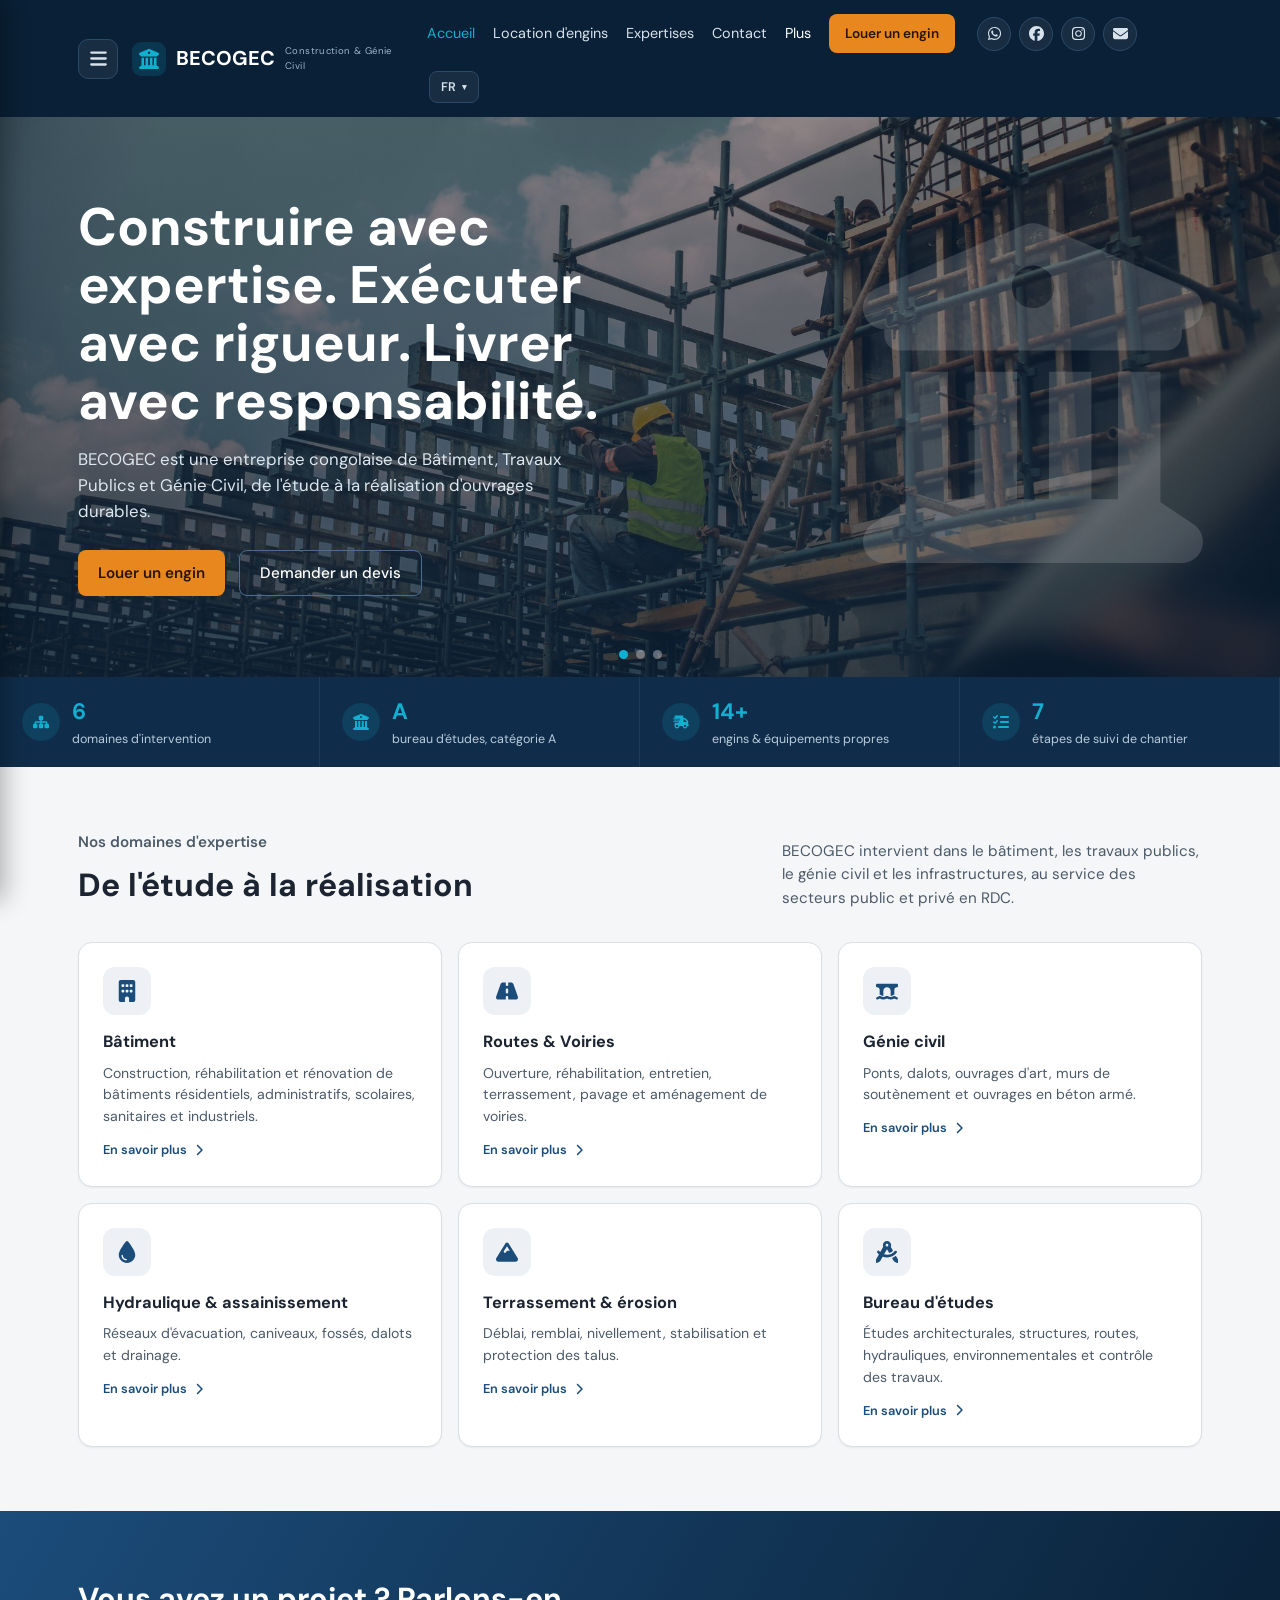
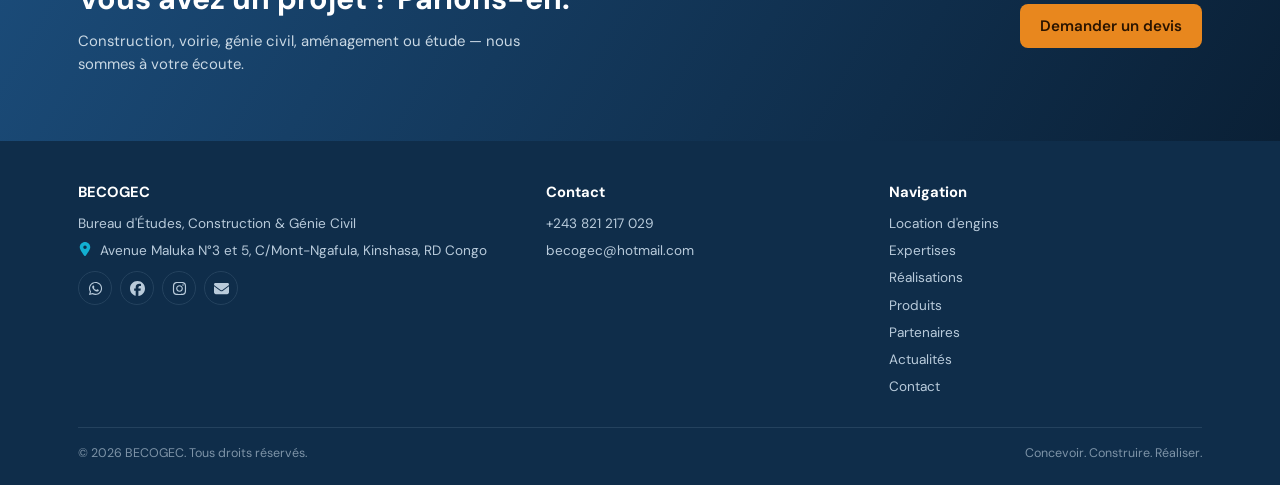
<file: index.html>
<!DOCTYPE html>
<html lang="fr">
<head>
<meta charset="UTF-8">
<meta name="viewport" content="width=device-width, initial-scale=1, viewport-fit=cover">
<title>BECOGEC — Bureau d'Études, Construction & Génie Civil</title>
<link rel="preload" as="font" type="font/woff2" href="fonts/dm-sans-variable.woff2">
<link rel="stylesheet" href="css/style.css">
</head>
<body>

<!-- SITE FICTIF / PROJET DE DÉMONSTRATION EN COURS DE DÉVELOPPEMENT — informations non contractuelles, à ne pas utiliser pour des transactions réelles. -->

<header>
  <div class="topbar">
    <button type="button" class="hamburger-btn" id="menuToggle" aria-label="Menu" aria-expanded="false" aria-controls="siteDrawer"><span class="ico" data-icon="menu" data-size="19"></span></button>
    <div class="brand" data-nav="accueil"><span class="ico" data-icon="stats-bureau" data-size="20"></span>BECOGEC<small data-i18n="tagline_small">Construction & Génie Civil</small></div>
    <nav>
      <div class="navlinks">
        <a data-page="accueil" data-i18n="navh">Accueil</a>
        <a data-page="moyens" data-i18n="nav2">Location d'engins</a>
        <a data-page="expertises" data-i18n="nav1">Expertises</a>
        <a data-page="contact" data-i18n="nav4">Contact</a>
        <div class="navdrop">
          <button type="button" class="navdrop-btn" data-i18n="nav_more">Plus <span class="caret">▾</span></button>
          <div class="navdrop-menu">
            <a data-page="realisations" data-i18n="nav5">Réalisations</a>
            <a data-page="produits" data-i18n="nav3">Produits</a>
            <a data-page="partenaires" data-i18n="nav7">Partenaires</a>
            <a data-page="actualites" data-i18n="nav6">Actualités</a>
          </div>
        </div>
        <a class="cta-btn" data-nav="moyens" data-i18n="nav_cta">Louer un engin</a>
      </div>
      <div class="social">
        <a href="https://wa.me/243821217029" target="_blank" rel="noopener" aria-label="WhatsApp" class="ic-wa"><span class="ico" data-icon="whatsapp" data-size="15"></span></a>
        <a href="https://www.facebook.com/share/19UcqTzUCa/?mibextid=wwXIfr" target="_blank" rel="noopener" aria-label="Facebook" class="ic-fb"><span class="ico" data-icon="facebook" data-size="15"></span></a>
        <a href="https://www.instagram.com/becogec?stkn=MWVrZWFvN2VrZmw0aQ==" target="_blank" rel="noopener" aria-label="Instagram" class="ic-ig"><span class="ico" data-icon="instagram" data-size="15"></span></a>
        <a href="mailto:becogec@hotmail.com" aria-label="Email" class="ic-mail"><span class="ico" data-icon="email" data-size="15"></span></a>
      </div>
      <div class="langdrop" id="langDrop">
        <button type="button" class="langdrop-btn" id="langDropBtn" aria-haspopup="true" aria-expanded="false"><span id="langDropCurrent">FR</span><span class="caret">▾</span></button>
        <div class="langdrop-menu langbtns">
          <button type="button" data-lang="fr" class="active">Français</button>
          <button type="button" data-lang="en">English</button>
        </div>
      </div>
    </nav>
  </div>
</header>

<div class="drawer-overlay" id="drawerOverlay"></div>
<aside class="drawer" id="siteDrawer" aria-hidden="true">
  <div class="drawer-head">
    <span class="brand" style="font-size:1.05rem;"><span class="ico" data-icon="stats-bureau" data-size="18"></span>BECOGEC</span>
    <button type="button" class="drawer-close" id="drawerClose" aria-label="Fermer le menu"><span class="ico" data-icon="close" data-size="14"></span></button>
  </div>
  <nav class="drawer-nav">
    <a data-page="accueil" data-i18n="navh">Accueil</a>
    <a data-page="moyens" data-i18n="nav2">Location d'engins</a>
    <a data-page="expertises" data-i18n="nav1">Expertises</a>
    <a data-page="realisations" data-i18n="nav5">Réalisations</a>
    <a data-page="produits" data-i18n="nav3">Produits</a>
    <a data-page="partenaires" data-i18n="nav7">Partenaires</a>
    <a data-page="actualites" data-i18n="nav6">Actualités</a>
    <a data-page="contact" data-i18n="nav4">Contact</a>
  </nav>
  <div class="drawer-sep"></div>
  <p class="drawer-label" data-i18n="drawer_support">Support &amp; contact rapide</p>
  <div class="drawer-support">
    <a href="tel:+243821217029" class="drawer-item"><span class="icon-circle" data-icon="telephone" data-size="13"></span><span>+243 821 217 029</span></a>
    <a href="https://wa.me/243821217029" target="_blank" rel="noopener" class="drawer-item"><span class="icon-circle" data-icon="whatsapp" data-size="13"></span><span>WhatsApp</span></a>
    <a href="mailto:becogec@hotmail.com" class="drawer-item"><span class="icon-circle" data-icon="email" data-size="13"></span><span>becogec@hotmail.com</span></a>
  </div>
  <div class="drawer-sep"></div>
  <div class="drawer-social">
    <a href="https://www.facebook.com/share/19UcqTzUCa/?mibextid=wwXIfr" target="_blank" rel="noopener" aria-label="Facebook" class="ic-fb"><span class="ico" data-icon="facebook" data-size="15"></span></a>
    <a href="https://www.instagram.com/becogec?stkn=MWVrZWFvN2VrZmw0aQ==" target="_blank" rel="noopener" aria-label="Instagram" class="ic-ig"><span class="ico" data-icon="instagram" data-size="15"></span></a>
    <a href="https://wa.me/243821217029" target="_blank" rel="noopener" aria-label="WhatsApp" class="ic-wa"><span class="ico" data-icon="whatsapp" data-size="15"></span></a>
    <a href="mailto:becogec@hotmail.com" aria-label="Email" class="ic-mail"><span class="ico" data-icon="email" data-size="15"></span></a>
  </div>
  <div class="drawer-lang langbtns">
    <button data-lang="fr" class="active">FR</button>
    <button data-lang="en">EN</button>
  </div>
</aside>

<main>

<!-- ACCUEIL -->
<div class="page active" id="page-accueil">
  <section class="hero" style="padding:0;">
    <div class="carousel">
      <div class="slide active"><div class="bg"><img src="images/hero-1.jpg" alt="Équipe BECOGEC sur un chantier"></div><div class="glyph" data-icon="stats-bureau"></div>
        <div class="slide-inner"><h1 data-i18n="hero_title">Construire avec expertise. Exécuter avec rigueur. Livrer avec responsabilité.</h1>
        <p data-i18n="hero_lead">BECOGEC est une entreprise congolaise de Bâtiment, Travaux Publics et Génie Civil, de l'étude à la réalisation d'ouvrages durables.</p>
        <div class="ctas"><button class="btn-primary" data-nav="moyens" data-i18n="hero_cta1">Louer un engin</button><button class="btn-ghost" data-nav="contact" data-i18n="hero_cta2">Demander un devis</button></div></div>
      </div>
      <div class="slide"><div class="bg"><img src="images/hero-2.jpg" alt="Engin de terrassement sur chantier de route"></div><div class="glyph" data-icon="routes"></div>
        <div class="slide-inner"><h1 data-i18n="s_r_t">Routes, ouvrages d'art et infrastructures</h1>
        <p data-i18n="s_r_d">Un parc matériel propre — pelle, niveleuse, compacteur, camion-benne — pour exécuter sans dépendre de la sous-traitance.</p>
        <div class="ctas"><button class="btn-primary" data-nav="moyens" data-i18n="s_r_cta">Voir nos équipements</button></div></div>
      </div>
      <div class="slide"><div class="bg"><img src="images/hero-3.jpg" alt="Ingénieurs BECOGEC étudiant un plan sur site"></div><div class="glyph" data-icon="bureau-etudes"></div>
        <div class="slide-inner"><h1 data-i18n="s_b_t">Étude et exécution, une seule équipe</h1>
        <p data-i18n="s_b_d">Un bureau d'études de catégorie A intégré, pour une continuité maîtrisée entre conception et chantier.</p>
        <div class="ctas"><button class="btn-primary" data-nav="realisations" data-i18n="s_b_cta">Nos réalisations</button></div></div>
      </div>
      <div class="dots"></div>
    </div>
    <div class="hero-stats">
      <div><span class="icon-circle on-dark" data-icon="stats-domaines" data-size="16"></span><span><b>6</b><span data-i18n="stat1">domaines d'intervention</span></span></div>
      <div><span class="icon-circle on-dark" data-icon="stats-bureau" data-size="16"></span><span><b>A</b><span data-i18n="stat2">bureau d'études, catégorie A</span></span></div>
      <div><span class="icon-circle on-dark" data-icon="stats-engins" data-size="16"></span><span><b>14+</b><span data-i18n="stat3">engins & équipements propres</span></span></div>
      <div><span class="icon-circle on-dark" data-icon="stats-etapes" data-size="16"></span><span><b>7</b><span data-i18n="stat4">étapes de suivi de chantier</span></span></div>
    </div>
  </section>

  <section id="expertises-preview">
    <div class="wrap">
      <div class="section-head"><div><p class="eyebrow" data-i18n="exp_eyebrow">Nos domaines d'expertise</p><h2 class="h2" data-i18n="exp_title">De l'étude à la réalisation</h2></div>
      <p data-i18n="exp_desc">BECOGEC intervient dans le bâtiment, les travaux publics, le génie civil et les infrastructures, au service des secteurs public et privé en RDC.</p></div>
      <div class="grid" id="home-domain-grid"></div>
    </div>
  </section>

  <section class="cta-band"><div class="wrap">
    <div><h2 data-i18n="ct_title">Vous avez un projet ? Parlons-en.</h2><p data-i18n="ct_desc">Construction, voirie, génie civil, aménagement ou étude — nous sommes à votre écoute.</p></div>
    <button class="btn-primary" data-nav="contact" data-i18n="ct_cta">Demander un devis</button>
  </div></section>
</div>

<!-- EXPERTISES -->
<div class="page" id="page-expertises">
  <section><div class="wrap">
    <div class="section-head"><div><p class="eyebrow" data-i18n="exp_eyebrow">Nos domaines d'expertise</p><h2 class="h2" data-i18n="exp_title">De l'étude à la réalisation</h2></div>
    <p data-i18n="exp_desc">BECOGEC intervient dans le bâtiment, les travaux publics, le génie civil et les infrastructures, au service des secteurs public et privé en RDC.</p></div>
    <div class="grid" id="expertises-grid"></div>
  </div></section>
</div>

<!-- EXPERTISE DETAIL -->
<div class="page" id="page-detail">
  <section class="detail-hero"><div class="wrap">
    <span class="detail-back" data-nav="expertises"><span class="ico icon-flip" data-icon="chevron" data-size="12"></span><span data-i18n="back">Retour aux expertises</span></span>
    <span class="icon-tile on-dark" id="detail-icon"></span>
    <h1 id="detail-title"></h1>
    <p id="detail-desc"></p>
  </div></section>
  <section><div class="wrap">
    <ul class="bullets" id="detail-bullets"></ul>
  </div></section>
</div>

<!-- MOYENS / LOCATION D'ENGINS -->
<div class="page" id="page-moyens">
  <section class="band-dark"><div class="wrap">
    <div class="section-head"><div><p class="eyebrow" style="color:var(--cyan);" data-i18n="moy_eyebrow">Location d'engins</p><h2 class="h2" data-i18n="moy_title">Nos machines disponibles à la location</h2></div>
    <p data-i18n="moy_desc">BECOGEC met à disposition ses propres engins et équipements pour les chantiers de ses partenaires, en parallèle de ses travaux de construction et bureau d'études.</p></div>

    <p class="eq-cat" data-i18n="eq_cat1">Terrassement &amp; transport</p>
    <div class="eq-list">
      <div class="eq-item has-photo"><div class="eq-photo"><img src="images/equip-pelle.jpg" alt="Pelle excavatrice BECOGEC" loading="lazy"><span class="avail-badge" data-i18n="avail_yes">Disponible</span></div><div class="eq-body"><b data-i18n="e1_t">Pelle excavatrice</b><span data-i18n="e1_d">Caterpillar 320 D3 GC, sur chenilles — année 2023</span></div></div>
      <div class="eq-item has-photo"><div class="eq-photo"><img src="images/equip-tractopelle.jpg" alt="Tractopelle BECOGEC" loading="lazy"><span class="avail-badge" data-i18n="avail_yes">Disponible</span></div><div class="eq-body"><b data-i18n="e13_t">Tractopelle</b><span data-i18n="e13_d">Chargeuse-pelleteuse, pour terrassement et drainage</span></div></div>
      <div class="eq-item"><span class="icon-circle on-dark" data-icon="niveleuse" data-size="18"></span><div><b data-i18n="e2_t">Niveleuse</b><span data-i18n="e2_d">Zoomlion PY190B — année 2007</span></div><span class="avail-badge on-dark" data-i18n="avail_yes">Disponible</span></div>
      <div class="eq-item"><span class="icon-circle on-dark" data-icon="compacteur" data-size="18"></span><div><b data-i18n="e3_t">Compacteur</b><span data-i18n="e3_d">Caterpillar CB24B — année 2013</span></div><span class="avail-badge on-dark" data-i18n="avail_yes">Disponible</span></div>
      <div class="eq-item"><span class="icon-circle on-dark" data-icon="camion-benne" data-size="18"></span><div><b data-i18n="e4_t">Camion-benne</b><span data-i18n="e4_d">Sinotruk Howo 6x4, 30 tonnes, 10 roues</span></div><span class="avail-badge on-dark" data-i18n="avail_yes">Disponible</span></div>
      <div class="eq-item has-photo"><div class="eq-photo"><img src="images/equip-tricycles.jpg" alt="Tricycles de transport BECOGEC" loading="lazy"><span class="avail-badge" data-i18n="avail_yes">Disponible</span></div><div class="eq-body"><b data-i18n="e9_t">Tricycles de transport</b><span data-i18n="e9_d">OMOTO, plus d'1 tonne de charge chacun (x2)</span></div></div>
    </div>

    <p class="eq-cat" data-i18n="eq_cat2">Production de matériaux</p>
    <div class="eq-list">
      <div class="eq-item has-photo"><div class="eq-photo"><img src="images/equip-concasseur.jpg" alt="Concasseur BECOGEC" loading="lazy"><span class="avail-badge" data-i18n="avail_yes">Disponible</span></div><div class="eq-body"><b data-i18n="e5_t">Concasseur</b><span data-i18n="e5_d">Production de concassés 2/8 pour pavés</span></div></div>
      <div class="eq-item has-photo"><div class="eq-photo"><img src="images/equip-paves.jpg" alt="Machine à pavés BECOGEC" loading="lazy"><span class="avail-badge" data-i18n="avail_yes">Disponible</span></div><div class="eq-body"><b data-i18n="e7_t">Machine à pavés</b><span data-i18n="e7_d">Moteur de vibration intégré</span></div></div>
      <div class="eq-item has-photo"><div class="eq-photo"><img src="images/equip-plaque.jpg" alt="Plaque vibrante BECOGEC" loading="lazy"><span class="avail-badge" data-i18n="avail_yes">Disponible</span></div><div class="eq-body"><b data-i18n="e11_t">Plaque vibrante</b><span data-i18n="e11_d">Marque Subaru, compactage de petites surfaces</span></div></div>
      <div class="eq-item has-photo"><div class="eq-photo"><img src="images/equip-betonniere.jpg" alt="Bétonnière BECOGEC" loading="lazy"><span class="avail-badge" data-i18n="avail_yes">Disponible</span></div><div class="eq-body"><b data-i18n="e12_t">Bétonnière</b><span data-i18n="e12_d">Malaxage de béton sur chantier</span></div></div>
    </div>

    <p class="eq-cat" data-i18n="eq_cat3">Autonomie de chantier</p>
    <div class="eq-list">
      <div class="eq-item has-photo"><div class="eq-photo"><img src="images/equip-generateur.jpg" alt="Groupe électrogène BECOGEC" loading="lazy"><span class="avail-badge" data-i18n="avail_yes">Disponible</span></div><div class="eq-body"><b data-i18n="e6_t">Groupe électrogène</b><span data-i18n="e6_d">6 KVA, marque Turbo Max, poste à souder intégré</span></div></div>
      <div class="eq-item has-photo"><div class="eq-photo"><img src="images/equip-solaire.jpg" alt="Panneaux et pompe solaires BECOGEC" loading="lazy"><span class="avail-badge" data-i18n="avail_yes">Disponible</span></div><div class="eq-body"><b data-i18n="e8_t">Panneaux &amp; pompes solaires</b><span data-i18n="e8_d">Autonomie en eau et énergie sur site</span></div></div>
      <div class="eq-item has-photo"><div class="eq-photo"><img src="images/equip-echafaudage.jpg" alt="Échafaudages BECOGEC" loading="lazy"><span class="avail-badge" data-i18n="avail_yes">Disponible</span></div><div class="eq-body"><b data-i18n="e10_t">Échafaudages</b><span data-i18n="e10_d">Une vingtaine de modules disponibles</span></div></div>
    </div>

    <div class="note-box" data-i18n="eq_note">Statut mis à jour régulièrement. Pour confirmer la disponibilité d'un engin à une date précise, contactez-nous directement.</div>
  </div></section>

  <section><div class="wrap">
    <div class="section-head"><div><p class="eyebrow" data-i18n="vid_eyebrow">En action</p><h2 class="h2" data-i18n="vid_title">Nos engins sur le terrain</h2></div></div>
    <div class="video-grid">
      <video controls preload="none" poster="images/equip-pelle.jpg" playsinline><source src="videos/engin-2.mp4" type="video/mp4"></video>
      <video controls preload="none" playsinline><source src="videos/engin-1.mp4" type="video/mp4"></video>
      <video controls preload="none" playsinline><source src="videos/engin-3.mp4" type="video/mp4"></video>
      <video controls preload="none" playsinline><source src="videos/engin-4.mp4" type="video/mp4"></video>
      <video controls preload="none" poster="images/equip-tractopelle.jpg" playsinline><source src="videos/engin-5.mp4" type="video/mp4"></video>
    </div>
  </div></section>

  <section class="cta-band"><div class="wrap">
    <div><h2 data-i18n="eq_cta_title">Besoin d'un engin pour votre chantier ?</h2><p data-i18n="eq_cta_desc">Contactez-nous pour connaître les modalités et la durée de location.</p></div>
    <button class="btn-primary" data-nav="contact" data-i18n="eq_cta_btn">Nous contacter</button>
  </div></section>
</div>

<!-- REALISATIONS -->
<div class="page" id="page-realisations">
  <section><div class="wrap">
    <div class="section-head"><div><p class="eyebrow" data-i18n="re_eyebrow">Réalisations</p><h2 class="h2" data-i18n="re_title">Types de projets que nous réalisons</h2></div>
    <p data-i18n="re_desc">Un aperçu des catégories de chantiers couvertes par nos équipes.</p></div>
    <div class="realis-grid">
      <div class="realis"><div class="top" data-icon="batiment"></div><div class="body"><h3 data-i18n="d1_t">Bâtiment</h3><p data-i18n="re1">Résidentiel, administratif, scolaire, sanitaire, industriel.</p></div></div>
      <div class="realis"><div class="top" data-icon="routes"></div><div class="body"><h3 data-i18n="d2_t">Routes &amp; Voiries</h3><p data-i18n="re2">Ouverture, réhabilitation, pavage, voiries urbaines.</p></div></div>
      <div class="realis"><div class="top" data-icon="genie-civil"></div><div class="body"><h3 data-i18n="d3_t">Génie civil</h3><p data-i18n="re3">Ponts, dalots, murs de soutènement.</p></div></div>
      <div class="realis"><div class="top" data-icon="hydraulique"></div><div class="body"><h3 data-i18n="d4_t">Hydraulique</h3><p data-i18n="re4">Réseaux, caniveaux, ouvrages de drainage.</p></div></div>
      <div class="realis"><div class="top" data-icon="terrassement"></div><div class="body"><h3 data-i18n="d5_t">Terrassement</h3><p data-i18n="re5">Stabilisation et protection contre l'érosion.</p></div></div>
      <div class="realis"><div class="top" data-icon="bureau-etudes"></div><div class="body"><h3 data-i18n="d6_t">Études</h3><p data-i18n="re6">Architecture, structures, hydraulique, environnement.</p></div></div>
    </div>
    <div class="note-box" data-i18n="re_note">Références de chantiers spécifiques (photos, localisation, client) à ajouter dès disponibilité.</div>
    <div class="section-head" style="margin-top:44px;"><div><p class="eyebrow" data-i18n="re_gal_eyebrow">En images</p><h2 class="h2" data-i18n="re_gal_title">Sur le terrain</h2></div></div>
    <div class="photo-grid">
      <figure><img src="images/realis-1.jpg" alt="Ingénieur BECOGEC sur chantier" loading="lazy"></figure>
      <figure><img src="images/realis-2.jpg" alt="Étude de plans BECOGEC" loading="lazy"></figure>
      <figure><img src="images/realis-3.jpg" alt="Équipe BECOGEC en ferraillage et coffrage" loading="lazy"></figure>
      <figure><img src="images/realis-4.jpg" alt="Étude de terrain BECOGEC en milieu naturel" loading="lazy"></figure>
      <figure><img src="images/realis-5.jpg" alt="Reconnaissance de site par l'équipe BECOGEC" loading="lazy"></figure>
    </div>
  </div></section>
</div>

<!-- PRODUITS -->
<div class="page" id="page-produits">
  <section><div class="wrap">
    <div class="section-head"><div><p class="eyebrow" data-i18n="pr_eyebrow">Nos produits</p><h2 class="h2" data-i18n="pr_title">Des matériaux pour construire durablement</h2></div>
    <p data-i18n="pr_desc">Production propre de matériaux de construction, disponibles pour nos chantiers et pour la vente.</p></div>
    <div class="prod-row">
      <div class="prod"><span class="icon-tile amber" data-icon="concasses"></span><h3 data-i18n="p1_t">Concassés</h3><p data-i18n="p1_d">Granulats pour béton, voiries et aménagements.</p></div>
      <div class="prod"><span class="icon-tile amber" data-icon="paves"></span><h3 data-i18n="p2_t">Pavés</h3><p data-i18n="p2_d">Pavés en béton pour voiries, parkings et espaces extérieurs.</p></div>
      <div class="prod"><span class="icon-tile amber" data-icon="blocs"></span><h3 data-i18n="p3_t">Blocs autobloquants</h3><p data-i18n="p3_d">Blocs pour la construction et l'aménagement.</p></div>
      <div class="prod"><span class="icon-tile amber" data-icon="moellons"></span><h3 data-i18n="p4_t">Moellons</h3><p data-i18n="p4_d">Matériaux rocheux pour différents ouvrages.</p></div>
    </div>
  </div></section>
  <section style="padding-top:0"><div class="wrap">
    <div class="section-head"><div><p class="eyebrow" data-i18n="ap_eyebrow">Notre approche</p><h2 class="h2" data-i18n="ap_title">Une méthode claire, des résultats concrets</h2></div></div>
    <div class="overflow-x"><div class="timeline">
      <div class="tstep"><div class="num-row"><span class="num">01</span><span class="ico" data-icon="analyser" data-size="16" style="color:var(--steel)"></span></div><h3 data-i18n="s1_t">Analyser</h3><p data-i18n="s1_d">Comprendre le projet, les besoins et les contraintes.</p></div>
      <div class="tstep"><div class="num-row"><span class="num">02</span><span class="ico" data-icon="preparer" data-size="16" style="color:var(--steel)"></span></div><h3 data-i18n="s2_t">Préparer</h3><p data-i18n="s2_d">Planifier les travaux et mobiliser équipes et matériel.</p></div>
      <div class="tstep"><div class="num-row"><span class="num">03</span><span class="ico" data-icon="installer" data-size="16" style="color:var(--steel)"></span></div><h3 data-i18n="s3_t">Installer</h3><p data-i18n="s3_d">Mettre en place le chantier et organiser les équipes.</p></div>
      <div class="tstep"><div class="num-row"><span class="num">04</span><span class="ico" data-icon="executer" data-size="16" style="color:var(--steel)"></span></div><h3 data-i18n="s4_t">Exécuter</h3><p data-i18n="s4_d">Réaliser les travaux avec rigueur, selon les plans.</p></div>
      <div class="tstep"><div class="num-row"><span class="num">05</span><span class="ico" data-icon="controler" data-size="16" style="color:var(--steel)"></span></div><h3 data-i18n="s5_t">Contrôler</h3><p data-i18n="s5_d">Assurer la qualité et suivre l'avancement du chantier.</p></div>
      <div class="tstep"><div class="num-row"><span class="num">06</span><span class="ico" data-icon="livrer" data-size="16" style="color:var(--steel)"></span></div><h3 data-i18n="s6_t">Livrer</h3><p data-i18n="s6_d">Vérifications finales et remise de l'ouvrage au client.</p></div>
    </div></div>
  </div></section>
  <section style="padding-top:0"><div class="wrap">
    <div class="why-grid">
      <div class="why-item"><span class="icon-circle" data-icon="expertise" data-size="17"></span><div><h3 data-i18n="w1_t">Une expertise technique éprouvée</h3><p data-i18n="w1_d">Une équipe d'ingénieurs et professionnels expérimentés dans différents domaines du génie civil en RDC.</p></div></div>
      <div class="why-item"><span class="icon-circle" data-icon="capacite" data-size="17"></span><div><h3 data-i18n="w2_t">Une capacité d'exécution propre</h3><p data-i18n="w2_d">Un parc d'équipements propre, permettant une autonomie croissante sur les chantiers.</p></div></div>
      <div class="why-item"><span class="icon-circle" data-icon="integree" data-size="17"></span><div><h3 data-i18n="w3_t">Une approche intégrée</h3><p data-i18n="w3_d">Un bureau d'études intégré facilite la coordination entre conception et exécution.</p></div></div>
      <div class="why-item"><span class="icon-circle" data-icon="resultats" data-size="17"></span><div><h3 data-i18n="w4_t">Une organisation orientée résultats</h3><p data-i18n="w4_d">Notre objectif : mener chaque chantier à son terme, dans les conditions convenues.</p></div></div>
    </div>
  </div></section>
  <div class="trust"><div class="wrap">
    <span><span class="ico" data-icon="shield" data-size="16"></span><b>RCCM</b> KNG/RCCM/23-B-00988</span>
    <span><span class="ico" data-icon="shield" data-size="16"></span><b>ID. NAT.</b> 01-F4200-N30489G</span>
    <span><span class="ico" data-icon="shield" data-size="16"></span><span data-i18n="trust1"><b>ARSP</b> Entreprise enregistrée en sous-traitance</span></span>
    <span><span class="ico" data-icon="shield" data-size="16"></span><span data-i18n="trust2"><b>Agrément ITP</b> Bureau d'études, catégorie A</span></span>
  </div></div>
</div>

<!-- PARTENAIRES -->
<div class="page" id="page-partenaires">
  <section><div class="wrap">
    <div class="section-head"><div><p class="eyebrow" data-i18n="pa_eyebrow">Partenaires</p><h2 class="h2" data-i18n="pa_title">Ils nous font confiance</h2></div>
    <p data-i18n="pa_desc">BECOGEC construit des partenariats durables avec des clients, fournisseurs et institutions en RDC et à l'international.</p></div>
    <div class="note-box" data-i18n="pa_empty">Nos partenaires seront présentés ici prochainement. Vous représentez une entreprise ou une institution intéressée par un partenariat avec BECOGEC ?</div>
  </div></section>
  <section class="cta-band"><div class="wrap">
    <div><h2 data-i18n="pa_cta_title">Devenir partenaire de BECOGEC</h2><p data-i18n="pa_cta_desc">Contactez-nous pour explorer ensemble les opportunités de collaboration.</p></div>
    <button class="btn-primary" data-nav="contact" data-i18n="pa_cta_btn">Nous contacter</button>
  </div></section>
</div>

<!-- ACTUALITES -->
<div class="page" id="page-actualites">
  <section class="band-dark"><div class="wrap">
    <div class="section-head"><div><p class="eyebrow" style="color:var(--cyan);" data-i18n="ads_eyebrow">Actualités</p><h2 class="h2" data-i18n="ads_title">Annonces &amp; opportunités</h2></div></div>
    <div class="note-box" data-i18n="ads_empty">Nos actualités sont en cours de mise à jour. De nouvelles annonces seront publiées très bientôt — revenez nous voir !</div>
  </div></section>
</div>

<!-- CONTACT -->
<div class="page" id="page-contact">
  <section><div class="wrap">
    <div class="section-head"><div><p class="eyebrow" data-i18n="ctp_eyebrow">Contact</p><h2 class="h2" data-i18n="ct_title">Vous avez un projet ? Parlons-en.</h2></div></div>
    <div class="contact-grid">
      <form id="contact-form">
        <div class="form-field"><label data-i18n="f_name">Nom complet</label><input required type="text" id="f_name" name="name"></div>
        <div class="form-field"><label data-i18n="f_email">Email</label><input required type="email" id="f_email" name="email"></div>
        <div class="form-field"><label data-i18n="f_type">Type de projet</label>
          <select id="f_type" name="project_type"><option data-i18n="d1_t">Bâtiment</option><option data-i18n="d2_t">Routes & Voiries</option><option data-i18n="d3_t">Génie civil</option><option data-i18n="d4_t">Hydraulique & assainissement</option><option data-i18n="d5_t">Terrassement & érosion</option><option data-i18n="d6_t">Bureau d'études</option></select>
        </div>
        <div class="form-field"><label data-i18n="f_msg">Message</label><textarea id="f_msg" name="message"></textarea></div>
        <button type="submit" class="btn-primary" id="f_submit_btn" data-i18n="f_send">Envoyer la demande</button>
        <div id="f_status" class="note-box" style="display:none; margin-top:14px;"></div>
      </form>
      <div class="contact-info">
        <div class="row"><span class="icon-circle" data-icon="lieu" data-size="16"></span><div><b data-i18n="ci_addr">Adresse</b><span>Avenue Maluka N°3 et 5, C/Mont-Ngafula, Kinshasa, RD Congo</span></div></div>
        <div class="row"><span class="icon-circle" data-icon="telephone" data-size="16"></span><div><b data-i18n="ci_tel">Téléphone</b><span><a href="tel:+243821217029">+243 821 217 029</a></span></div></div>
        <div class="row"><span class="icon-circle" data-icon="email" data-size="16"></span><div><b data-i18n="ci_mail">Email</b><span><a href="mailto:becogec@hotmail.com">becogec@hotmail.com</a></span></div></div>
        <div class="row"><span class="icon-circle" data-icon="whatsapp" data-size="16"></span><div><b data-i18n="ci_soc">Réseaux sociaux</b><div class="foot-social" style="margin-top:8px;">
          <a href="https://wa.me/243821217029" target="_blank" rel="noopener" aria-label="WhatsApp" class="ic-wa"><span class="ico" data-icon="whatsapp" data-size="15"></span></a>
          <a href="https://www.facebook.com/share/19UcqTzUCa/?mibextid=wwXIfr" target="_blank" rel="noopener" aria-label="Facebook" class="ic-fb"><span class="ico" data-icon="facebook" data-size="15"></span></a>
          <a href="https://www.instagram.com/becogec?stkn=MWVrZWFvN2VrZmw0aQ==" target="_blank" rel="noopener" aria-label="Instagram" class="ic-ig"><span class="ico" data-icon="instagram" data-size="15"></span></a>
        </div></div></div>
      </div>
    </div>
  </div></section>
</div>

</main>

<footer>
  <div class="wrap">
    <div class="foot-grid">
      <div><h4>BECOGEC</h4><p data-i18n="foot_tag">Bureau d'Études, Construction & Génie Civil</p><p class="addr"><span class="ico" data-icon="lieu" data-size="14"></span><span>Avenue Maluka N°3 et 5, C/Mont-Ngafula, Kinshasa, RD Congo</span></p>
      <div class="foot-social">
        <a href="https://wa.me/243821217029" target="_blank" rel="noopener" aria-label="WhatsApp" class="ic-wa"><span class="ico" data-icon="whatsapp" data-size="15"></span></a>
        <a href="https://www.facebook.com/share/19UcqTzUCa/?mibextid=wwXIfr" target="_blank" rel="noopener" aria-label="Facebook" class="ic-fb"><span class="ico" data-icon="facebook" data-size="15"></span></a>
        <a href="https://www.instagram.com/becogec?stkn=MWVrZWFvN2VrZmw0aQ==" target="_blank" rel="noopener" aria-label="Instagram" class="ic-ig"><span class="ico" data-icon="instagram" data-size="15"></span></a>
        <a href="mailto:becogec@hotmail.com" aria-label="Email" class="ic-mail"><span class="ico" data-icon="email" data-size="15"></span></a>
      </div></div>
      <div><h4 data-i18n="foot_h1">Contact</h4><a href="tel:+243821217029">+243 821 217 029</a><a href="mailto:becogec@hotmail.com">becogec@hotmail.com</a></div>
      <div><h4 data-i18n="foot_h2">Navigation</h4>
        <a data-nav="moyens" data-i18n="nav2">Location d'engins</a><a data-nav="expertises" data-i18n="nav1">Expertises</a>
        <a data-nav="realisations" data-i18n="nav5">Réalisations</a><a data-nav="produits" data-i18n="nav3">Produits</a><a data-nav="partenaires" data-i18n="nav7">Partenaires</a><a data-nav="actualites" data-i18n="nav6">Actualités</a><a data-nav="contact" data-i18n="nav4">Contact</a>
      </div>
    </div>
    <div class="foot-bottom"><span>© 2026 BECOGEC. <span data-i18n="foot_rights">Tous droits réservés.</span></span><span data-i18n="foot_build">Concevoir. Construire. Réaliser.</span></div>
  </div>
</footer>

<script src="js/icons.js"></script>
<script src="js/main.js"></script>
</body>
</html>
</file>
<file: css/style.css>
@font-face{
  font-family:'DM Sans';
  src:url('../fonts/dm-sans-variable.woff2') format('woff2-variations'), url('../fonts/dm-sans-variable.woff2') format('woff2');
  font-weight:400 900;
  font-style:normal;
  font-display:swap;
}
:root{
  --navy:#0A2036; --navy2:#0F2D4A; --steel:#1B4C7A; --cyan:#12AFD1;
  --amber:#E8871E; --paper:#F4F6F8; --ink:#1B2430; --line:#D9DFE5;
  --steel-tint:rgba(27,76,122,.08); --cyan-tint:rgba(18,175,209,.12); --amber-tint:rgba(232,135,30,.12);
  --shadow-sm:0 1px 2px rgba(10,32,54,.06);
  --shadow-md:0 10px 28px rgba(10,32,54,.08);
  --radius:14px;
  padding-top: env(safe-area-inset-top,0px); padding-bottom: env(safe-area-inset-bottom,0px);
}
*{box-sizing:border-box; margin:0; padding:0;}
html{scroll-behavior:smooth;}
body{font-family:'DM Sans',system-ui,sans-serif; color:var(--ink); background:var(--paper); line-height:1.55;}
h1,h2,h3,.brand{font-family:'DM Sans',system-ui,sans-serif; font-weight:700;}
a{color:inherit;}
.wrap{max-width:1180px; margin:0 auto; padding:0 28px;}
.overflow-x{overflow-x:auto;}
.page{display:none;}
.page.active{display:block; animation:fadein .35s ease;}
@keyframes fadein{from{opacity:0; transform:translateY(6px);}to{opacity:1; transform:none;}}
@media (prefers-reduced-motion: reduce){ .page.active{animation:none;} html{scroll-behavior:auto;}}

/* icon utility */
.ico{display:inline-flex; align-items:center; justify-content:center; flex-shrink:0;}
.ico svg{display:block;}
.icon-tile{width:48px; height:48px; border-radius:12px; display:inline-flex; align-items:center; justify-content:center; background:var(--steel-tint); color:var(--steel);}
.icon-tile.on-dark{background:rgba(18,175,209,.14); color:var(--cyan);}
.icon-tile.amber{background:var(--amber-tint); color:var(--amber);}
.icon-circle{width:38px; height:38px; border-radius:50%; display:inline-flex; align-items:center; justify-content:center; background:var(--steel-tint); color:var(--steel); flex-shrink:0;}
.icon-circle.amber{background:var(--amber-tint); color:var(--amber);}
.icon-circle.on-dark{background:rgba(18,175,209,.14); color:var(--cyan);}
.icon-flip{transform:scaleX(-1);}

/* disclaimer */
.disclaimer{background:#3A2408; color:#FFD9A0; font-size:.76rem; text-align:center; padding:7px 14px; padding-top:calc(7px + env(safe-area-inset-top,0px));}

/* header */
header{position:sticky; top:0; z-index:50; background:var(--navy); color:#fff;}
.topbar{display:flex; align-items:center; justify-content:space-between; padding:14px 28px; max-width:1180px; margin:0 auto; gap:14px;}
.brand{font-weight:700; font-size:1.25rem; display:flex; align-items:center; gap:10px; cursor:pointer;}
.brand .ico{width:34px; height:34px; border-radius:9px; background:rgba(18,175,209,.16); color:var(--cyan);}
.brand small{display:block; font-family:'DM Sans',sans-serif; font-weight:400; font-size:.6rem; letter-spacing:.04em; color:#9FB4C8;}
nav{display:flex; align-items:center; gap:18px; font-size:.9rem; flex-wrap:wrap;}
.navlinks{display:flex; gap:18px; align-items:center; flex-wrap:wrap;}
nav a{text-decoration:none; color:#D7E2EC; white-space:nowrap; cursor:pointer; transition:color .15s;}
nav a:hover, nav a.current{color:var(--cyan);}
.social{display:flex; gap:8px; margin-left:4px;}
.social a{width:34px; height:34px; border-radius:50%; background:rgba(255,255,255,.06); border:1px solid #2A4A69; color:#D7E2EC; display:flex; align-items:center; justify-content:center; transition:background .15s,border-color .15s,color .15s,transform .15s;}
.social a:hover{transform:translateY(-2px);}
.social a.ic-wa:hover{background:rgba(37,211,102,.16); border-color:#25D366; color:#25D366;}
.social a.ic-fb:hover{background:rgba(24,119,242,.16); border-color:#1877F2; color:#1877F2;}
.social a.ic-ig:hover{background:rgba(228,64,95,.16); border-color:#E4405F; color:#E4405F;}
.social a.ic-mail:hover{background:rgba(232,135,30,.16); border-color:var(--amber); color:var(--amber);}
.social svg{width:15px; height:15px; fill:currentColor;}
.langbtns{display:flex; gap:6px;}
.langbtns button{background:none; border:1px solid #375676; color:#B9CBDB; padding:4px 9px; border-radius:6px; font-size:.75rem; cursor:pointer; font-family:'DM Sans',sans-serif; transition:background .15s,border-color .15s,color .15s;}
.langbtns button.active{background:var(--cyan); border-color:var(--cyan); color:#03222c; font-weight:600;}

.langdrop{position:relative; margin-left:2px;}
.langdrop-btn{background:rgba(255,255,255,.06); border:1px solid #2A4A69; color:#D7E2EC; padding:7px 11px; border-radius:8px; font-size:.78rem; font-weight:600; cursor:pointer; font-family:'DM Sans',sans-serif; display:inline-flex; align-items:center; gap:6px; transition:background .15s,border-color .15s,color .15s;}
.langdrop-btn .caret{font-size:.7em;}
.langdrop-btn:hover, .langdrop.open .langdrop-btn{background:rgba(18,175,209,.14); border-color:var(--cyan); color:var(--cyan);}
.langdrop-menu.langbtns{display:none; position:absolute; top:calc(100% + 10px); right:0; left:auto; flex-direction:column; gap:2px; background:#fff; border:1px solid #E3E8EC; border-radius:var(--radius); box-shadow:var(--shadow-md); padding:8px; min-width:140px; z-index:40;}
.langdrop.open .langdrop-menu.langbtns{display:flex;}
.langdrop-menu.langbtns button{border:none; background:none; color:var(--ink); text-align:left; padding:8px 10px; border-radius:8px; font-size:.85rem; white-space:nowrap;}
.langdrop-menu.langbtns button:hover{background:#F3F6F8;}
.langdrop-menu.langbtns button.active{background:var(--steel-tint); color:var(--steel); font-weight:600;}
.cta-btn{background:var(--amber); color:#2A1400; padding:9px 16px; border-radius:8px; font-weight:600; font-size:.85rem; text-decoration:none; white-space:nowrap; transition:transform .15s,box-shadow .15s;}
.cta-btn:hover{transform:translateY(-2px); box-shadow:0 6px 16px rgba(232,135,30,.35);}
@media(max-width:920px){.navlinks{display:none;}}

/* hamburger + drawer (available at every screen size) */
.hamburger-btn{display:inline-flex; align-items:center; justify-content:center; width:40px; height:40px; border-radius:10px; border:1px solid #2A4A69; background:rgba(255,255,255,.06); color:#D7E2EC; cursor:pointer; flex-shrink:0; transition:background .15s,border-color .15s,color .15s; order:-1;}
.hamburger-btn:hover{background:rgba(18,175,209,.14); border-color:var(--cyan); color:var(--cyan);}
.hamburger-btn .ico svg{fill:currentColor;}
.drawer-overlay{position:fixed; inset:0; background:rgba(10,32,54,.55); opacity:0; visibility:hidden; transition:opacity .25s ease; z-index:90;}
.drawer-overlay.open{opacity:1; visibility:visible;}
.drawer{position:fixed; top:0; left:0; bottom:0; width:min(84vw,340px); background:var(--navy2); color:#fff; z-index:95; transform:translateX(-100%); transition:transform .3s ease; display:flex; flex-direction:column; padding:20px 20px 28px; overflow-y:auto; box-shadow:4px 0 24px rgba(0,0,0,.3);}
.drawer.open{transform:translateX(0);}
.drawer-head{display:flex; align-items:center; justify-content:space-between; margin-bottom:22px;}
.drawer-head .brand{font-weight:700; display:flex; align-items:center; gap:10px;}
.drawer-head .brand .ico{width:30px; height:30px; border-radius:8px; background:rgba(18,175,209,.16); color:var(--cyan);}
.drawer-close{background:rgba(255,255,255,.08); border:none; color:#D7E2EC; width:32px; height:32px; border-radius:8px; display:flex; align-items:center; justify-content:center; cursor:pointer; transition:background .15s;}
.drawer-close:hover{background:rgba(255,255,255,.18);}
.drawer-nav{display:flex; flex-direction:column; gap:3px;}
.drawer-nav a{padding:11px 10px; border-radius:8px; color:#D7E2EC; text-decoration:none; font-size:.95rem; cursor:pointer; transition:background .15s,color .15s;}
.drawer-nav a:hover, .drawer-nav a.current{background:rgba(18,175,209,.14); color:var(--cyan);}
.drawer-sep{height:1px; background:#24425E; margin:18px 0;}
.drawer-label{font-size:.72rem; text-transform:uppercase; letter-spacing:.06em; color:#7D93A7; margin-bottom:10px;}
.drawer-support{display:flex; flex-direction:column; gap:6px;}
.drawer-item{display:flex; align-items:center; gap:10px; color:#D7E2EC; text-decoration:none; font-size:.85rem; padding:7px 8px; border-radius:8px; transition:background .15s;}
.drawer-item:hover{background:rgba(255,255,255,.06);}
.drawer-item .icon-circle{width:28px; height:28px; flex-shrink:0;}
.drawer-social{display:flex; gap:10px;}
.drawer-social a{width:34px; height:34px; border-radius:50%; background:rgba(255,255,255,.06); border:1px solid #2A4A69; color:#D7E2EC; display:flex; align-items:center; justify-content:center; transition:background .15s,border-color .15s,color .15s;}
.drawer-social a.ic-wa:hover{background:rgba(37,211,102,.16); border-color:#25D366; color:#25D366;}
.drawer-social a.ic-fb:hover{background:rgba(24,119,242,.16); border-color:#1877F2; color:#1877F2;}
.drawer-social a.ic-ig:hover{background:rgba(228,64,95,.16); border-color:#E4405F; color:#E4405F;}
.drawer-social a.ic-mail:hover{background:rgba(232,135,30,.16); border-color:var(--amber); color:var(--amber);}
.drawer-lang{margin-top:18px;}
body.no-scroll{overflow:hidden;}

/* hero carousel */
.hero{background:var(--navy); color:#fff; position:relative; overflow:hidden;}
.carousel{position:relative; height:min(72vh,560px); min-height:380px;}
.slide{position:absolute; inset:0; opacity:0; transition:opacity .9s ease; display:flex; align-items:center;}
.slide.active{opacity:1;}
.slide .bg{position:absolute; inset:0; z-index:0; overflow:hidden;}
.slide:nth-child(1) .bg{background:linear-gradient(135deg,#0A2036,#1B4C7A 70%);}
.slide:nth-child(2) .bg{background:linear-gradient(135deg,#0F2D4A,#12AFD1 120%);}
.slide:nth-child(3) .bg{background:linear-gradient(135deg,#1B4C7A,#E8871E 140%);}
.slide .bg img{position:absolute; inset:0; width:100%; height:100%; object-fit:cover;}
.slide .bg::after{content:"";position:absolute; inset:0; background:linear-gradient(0deg,rgba(10,32,54,.72),rgba(10,32,54,.38));}
.slide .glyph{position:absolute; right:6%; top:50%; transform:translateY(-50%); opacity:.14; z-index:0; color:#fff;}
.slide .glyph svg{width:min(38vw,340px); height:min(38vw,340px);}
.slide-inner{position:relative; z-index:1; padding:0 28px; max-width:1180px; margin:0 auto; width:100%;}
.slide h1{font-size:clamp(2rem,4.4vw,3.3rem); line-height:1.1; font-weight:700; max-width:620px;}
.slide p{margin-top:16px; font-size:1.05rem; color:#DCE7F0; max-width:500px;}
.slide .ctas{margin-top:26px; display:flex; gap:14px; flex-wrap:wrap;}
.btn-primary{background:var(--amber); color:#2A1400; padding:12px 20px; border-radius:8px; font-weight:600; text-decoration:none; cursor:pointer; border:none; font-size:.95rem; font-family:inherit; transition:transform .12s,box-shadow .15s;}
.btn-primary:hover{box-shadow:0 8px 18px rgba(232,135,30,.35);}
.btn-primary:active, .btn-ghost:active{transform:scale(.96);}
.btn-ghost{border:1px solid #4A6D8F; color:#fff; padding:12px 20px; border-radius:8px; text-decoration:none; font-weight:500; cursor:pointer; background:none; font-size:.95rem; font-family:inherit; transition:transform .12s,background .15s,border-color .15s;}
.btn-ghost:hover{background:rgba(255,255,255,.08); border-color:#7592AD;}
.dots{position:absolute; bottom:18px; left:0; right:0; display:flex; justify-content:center; gap:8px; z-index:2;}
.dots button{width:9px; height:9px; border-radius:50%; border:none; background:rgba(255,255,255,.35); cursor:pointer;}
.dots button.active{background:var(--cyan);}
.hero-stats{background:var(--navy2); display:flex; gap:0; overflow-x:auto;}
.hero-stats div{flex:1 0 170px; padding:18px 22px; border-right:1px solid #1E3A55; display:flex; align-items:center; gap:12px;}
.hero-stats div b{display:block; font-size:1.4rem; color:var(--cyan);}
.hero-stats div span{font-size:.78rem; color:#B9CBDB;}

/* announcements */
.ads{background:#fff;}
.ads-grid{display:grid; grid-template-columns:repeat(4,1fr); gap:14px;}
.ad{border:1px solid var(--line); border-radius:var(--radius); padding:18px; background:#fff; box-shadow:var(--shadow-sm); display:flex; gap:12px; align-items:flex-start;}
.ad b{display:block; font-size:.9rem; margin-bottom:4px;}
.ad p{font-size:.82rem; color:#4C5A68;}
@media(max-width:880px){.ads-grid{grid-template-columns:1fr 1fr;}}
@media(max-width:560px){.ads-grid{grid-template-columns:1fr;}}

section{padding:64px 0;}
.eyebrow{color:var(--steel); font-weight:600; font-size:.85rem;}
h2.h2{font-size:clamp(1.5rem,3vw,2rem); margin-top:6px; max-width:640px;}
.section-head{display:flex; justify-content:space-between; align-items:flex-end; gap:20px; flex-wrap:wrap; margin-bottom:32px;}
.section-head p{max-width:420px; color:#4C5A68; font-size:.95rem;}

.grid{display:grid; grid-template-columns:repeat(3,1fr); gap:16px;}
.card{background:#fff; padding:24px; cursor:pointer; border:1px solid var(--line); border-radius:var(--radius); box-shadow:var(--shadow-sm); transition:box-shadow .15s,transform .15s,border-color .15s;}
.card:hover{box-shadow:var(--shadow-md); transform:translateY(-2px); border-color:#C7D3DC;}
.card .icon-tile{margin-bottom:14px;}
.card h3{font-size:1.02rem; margin-bottom:8px;}
.card p{font-size:.88rem; color:#4C5A68;}
.card .more{display:inline-flex; align-items:center; gap:6px; margin-top:12px; font-size:.8rem; color:var(--steel); font-weight:600;}
.card .more svg{width:12px; height:12px;}
@media(max-width:880px){.grid{grid-template-columns:1fr 1fr;}}
@media(max-width:560px){.grid{grid-template-columns:1fr;}}

.band-dark{background:var(--navy); color:#fff;}
.band-dark .section-head p{color:#AFC2D3;}
.eq-list{display:grid; grid-template-columns:repeat(3,1fr); gap:16px;}
.eq-item{border:1px solid #24425E; background:rgba(255,255,255,.02); padding:18px 20px; border-radius:var(--radius); display:flex; gap:14px; align-items:flex-start; transition:border-color .15s,transform .15s,background .15s;}
.eq-item:hover{border-color:var(--cyan); transform:translateY(-2px); background:rgba(255,255,255,.04);}
.eq-item b{display:block; color:#fff; font-size:.98rem; margin-bottom:4px;}
.eq-item span{font-size:.84rem; color:#B9CBDB;}
.eq-item.has-photo{padding:0; overflow:hidden; flex-direction:column; align-items:stretch;}
.eq-item.has-photo .eq-photo{width:100%; aspect-ratio:4/3; overflow:hidden; background:#0F2638;}
.eq-item.has-photo .eq-photo img{width:100%; height:100%; object-fit:cover; display:block; transition:transform .4s ease;}
.eq-item.has-photo:hover .eq-photo img{transform:scale(1.06);}
.eq-item.has-photo .eq-body{padding:14px 18px 18px;}
.eq-cat{color:var(--cyan); text-transform:uppercase; letter-spacing:.06em; font-size:.78rem; font-weight:700; margin:34px 0 14px;}
.eq-list:first-of-type,.eq-cat:first-of-type{margin-top:0;}
.avail-badge{display:inline-block; font-size:.72rem; font-weight:700; padding:3px 9px; border-radius:20px; background:#1C8A4C; color:#fff; letter-spacing:.02em; white-space:nowrap;}
.eq-item.has-photo .eq-photo{position:relative;}
.eq-item.has-photo .eq-photo .avail-badge{position:absolute; top:10px; right:10px;}
.eq-item:not(.has-photo){flex-wrap:wrap;}
.eq-item:not(.has-photo) .avail-badge{margin-left:auto; align-self:center;}
@media(max-width:880px){.eq-list{grid-template-columns:1fr 1fr;}}
@media(max-width:560px){.eq-list{grid-template-columns:1fr;}}

.video-grid{display:grid; grid-template-columns:repeat(3,1fr); gap:16px; margin-top:22px;}
.video-grid video{width:100%; aspect-ratio:4/3; object-fit:cover; border-radius:var(--radius); background:#000; display:block;}
@media(max-width:880px){.video-grid{grid-template-columns:1fr;}}

.navdrop{position:relative;}
.navdrop-btn{background:none; border:none; font:inherit; cursor:pointer; color:inherit; padding:0; display:inline-flex; align-items:center; gap:3px;}
.navdrop-btn .caret{font-size:.7em;}
.navdrop-menu{display:none; position:absolute; top:calc(100% + 12px); left:0; background:#fff; border:1px solid #E3E8EC; border-radius:var(--radius); box-shadow:var(--shadow-md); padding:8px; min-width:170px; z-index:40; flex-direction:column;}
.navdrop-menu a{padding:8px 10px; border-radius:8px; white-space:nowrap;}
.navdrop-menu a:hover{background:#F3F6F8;}
.navdrop:hover .navdrop-menu,.navdrop:focus-within .navdrop-menu{display:flex;}
@media(max-width:980px){.navdrop-menu{position:static; box-shadow:none; border:none; padding:0 0 0 14px; display:flex;}}

.prod-row{display:grid; grid-template-columns:repeat(4,1fr); gap:16px;}
.prod{background:#fff; border:1px solid var(--line); border-radius:var(--radius); padding:22px; box-shadow:var(--shadow-sm);}
.prod .icon-tile{margin-bottom:14px;}
.prod h3{font-size:.98rem; margin-bottom:6px;}
.prod p{font-size:.84rem; color:#4C5A68;}
@media(max-width:880px){.prod-row{grid-template-columns:1fr 1fr;}}
@media(max-width:520px){.prod-row{grid-template-columns:1fr;}}

.realis-grid{display:grid; grid-template-columns:repeat(3,1fr); gap:16px;}
.realis{border:1px solid var(--line); background:#fff; border-radius:var(--radius); overflow:hidden; box-shadow:var(--shadow-sm);}
.realis .top{height:110px; display:flex; align-items:center; justify-content:center; color:#fff;}
.realis .top svg{width:40px; height:40px;}
.realis:nth-child(1) .top{background:linear-gradient(135deg,var(--steel),var(--navy));}
.realis:nth-child(2) .top{background:linear-gradient(135deg,var(--cyan),var(--steel));}
.realis:nth-child(3) .top{background:linear-gradient(135deg,var(--amber),#B85F00);}
.realis:nth-child(4) .top{background:linear-gradient(135deg,var(--navy),#123);}
.realis:nth-child(5) .top{background:linear-gradient(135deg,var(--steel),var(--cyan));}
.realis:nth-child(6) .top{background:linear-gradient(135deg,#123,var(--amber));}
.realis .body{padding:18px;}
.realis h3{font-size:.95rem; margin-bottom:6px;}
.realis p{font-size:.82rem; color:#4C5A68;}
.note-box{background:#FFF7EA; border:1px solid #F0D9AE; padding:16px 18px; font-size:.85rem; color:#6B4E15; margin-top:26px; border-radius:var(--radius);}
@media(max-width:880px){.realis-grid{grid-template-columns:1fr 1fr;}}
@media(max-width:560px){.realis-grid{grid-template-columns:1fr;}}

.photo-grid{display:grid; grid-template-columns:repeat(3,1fr); gap:16px; margin-top:22px;}
.photo-grid figure{margin:0; border-radius:var(--radius); overflow:hidden; box-shadow:var(--shadow-sm); aspect-ratio:4/3;}
.photo-grid img{width:100%; height:100%; object-fit:cover; display:block; transition:transform .4s ease;}
.photo-grid figure:hover img{transform:scale(1.06);}
@media(max-width:880px){.photo-grid{grid-template-columns:1fr 1fr;}}
@media(max-width:560px){.photo-grid{grid-template-columns:1fr;}}

.timeline{display:flex; overflow-x:auto; padding-bottom:6px; gap:2px;}
.tstep{flex:1 0 190px; padding:20px 20px 20px 0; border-top:3px solid var(--steel);}
.tstep .num-row{display:flex; align-items:center; gap:10px;}
.tstep .num{font-weight:700; color:var(--amber); font-size:.95rem;}
.tstep h3{font-size:.96rem; margin:8px 0 6px;}
.tstep p{font-size:.82rem; color:#4C5A68;}

.why-grid{display:grid; grid-template-columns:1fr 1fr; gap:16px;}
.why-item{padding:20px; border:1px solid var(--line); border-radius:var(--radius); display:flex; gap:14px; align-items:flex-start; background:#fff; box-shadow:var(--shadow-sm);}
.why-item h3{font-size:1rem; margin-bottom:6px;}
.why-item p{font-size:.88rem; color:#4C5A68;}
@media(max-width:760px){.why-grid{grid-template-columns:1fr;}}

.trust{background:#fff; border-top:1px solid var(--line); border-bottom:1px solid var(--line); padding:22px 0;}
.trust .wrap{display:flex; gap:24px; flex-wrap:wrap; justify-content:space-between; font-size:.78rem; color:#5A6875;}
.trust span{display:inline-flex; align-items:center; gap:8px;}
.trust .ico{color:var(--steel);}
.trust .ico svg{width:16px; height:16px;}

.cta-band{background:linear-gradient(120deg,var(--steel),var(--navy)); color:#fff;}
.cta-band .wrap{display:flex; justify-content:space-between; align-items:center; gap:24px; flex-wrap:wrap;}
.cta-band h2{font-size:clamp(1.4rem,3vw,1.9rem); max-width:520px;}
.cta-band p{color:#C9D8E4; margin-top:8px; max-width:460px; font-size:.93rem;}

.detail-back{font-size:.85rem; color:var(--steel); cursor:pointer; font-weight:600; display:inline-flex; align-items:center; gap:6px; margin-bottom:18px;}
.detail-back svg{width:12px; height:12px;}
.detail-hero{background:var(--navy); color:#fff; padding:50px 0;}
.detail-hero .icon-tile{margin-bottom:16px;}
.detail-hero h1{font-size:clamp(1.6rem,3.4vw,2.4rem);}
.detail-hero p{margin-top:10px; color:#C9D8E4; max-width:560px;}
.bullets{list-style:none; display:grid; grid-template-columns:1fr 1fr; gap:12px 24px; margin-top:10px;}
.bullets li{font-size:.92rem; padding-left:22px; position:relative;}
.bullets li::before{content:""; position:absolute; left:0; top:.4em; width:9px; height:9px; border-radius:2px; background:var(--amber);}
@media(max-width:640px){.bullets{grid-template-columns:1fr;}}

.contact-grid{display:grid; grid-template-columns:1fr 1fr; gap:40px;}
.form-field{margin-bottom:16px;}
.form-field label{display:block; font-size:.82rem; margin-bottom:6px; color:#4C5A68;}
.form-field input, .form-field textarea, .form-field select{width:100%; padding:11px 12px; border:1px solid var(--line); border-radius:8px; font-family:'DM Sans',sans-serif; font-size:.92rem;}
.form-field input:focus, .form-field textarea:focus, .form-field select:focus{outline:2px solid var(--cyan); outline-offset:1px; border-color:var(--cyan);}
.form-field textarea{min-height:110px; resize:vertical;}
.contact-info .row{display:flex; gap:14px; align-items:flex-start; margin-bottom:18px;}
.contact-info .row b{display:block; font-size:.92rem;}
.contact-info .row span{font-size:.85rem; color:#4C5A68;}
@media(max-width:800px){.contact-grid{grid-template-columns:1fr;}}

footer{background:var(--navy2); color:#B9CBDB; padding:40px 0 22px; font-size:.85rem;}
.foot-grid{display:grid; grid-template-columns:1.4fr 1fr 1fr; gap:30px; padding-bottom:24px; border-bottom:1px solid #24425E;}
.foot-grid h4{color:#fff; font-size:.92rem; margin-bottom:10px;}
.foot-grid p, .foot-grid a{display:block; color:#B9CBDB; text-decoration:none; margin-bottom:6px;}
.foot-grid p.addr{display:flex; align-items:flex-start; gap:8px;}
.foot-grid p.addr .ico{color:var(--cyan); flex-shrink:0; margin-top:2px;}
.foot-social{display:flex; gap:8px; margin-top:10px;}
.foot-social a{width:34px; height:34px; border-radius:50%; border:1px solid #24425E; color:#B9CBDB; display:flex; align-items:center; justify-content:center; transition:background .15s,border-color .15s,color .15s,transform .15s;}
.foot-social a:hover{transform:translateY(-2px);}
.foot-social a.ic-wa:hover{background:rgba(37,211,102,.16); border-color:#25D366; color:#25D366;}
.foot-social a.ic-fb:hover{background:rgba(24,119,242,.16); border-color:#1877F2; color:#1877F2;}
.foot-social a.ic-ig:hover{background:rgba(228,64,95,.16); border-color:#E4405F; color:#E4405F;}
.foot-social a.ic-mail:hover{background:rgba(232,135,30,.16); border-color:var(--amber); color:var(--amber);}
.foot-social svg{width:15px; height:15px; fill:currentColor;}
.foot-bottom{padding-top:16px; display:flex; justify-content:space-between; flex-wrap:wrap; gap:10px; font-size:.78rem; color:#7D93A7;}
@media(max-width:760px){.foot-grid{grid-template-columns:1fr;}}
</file>
